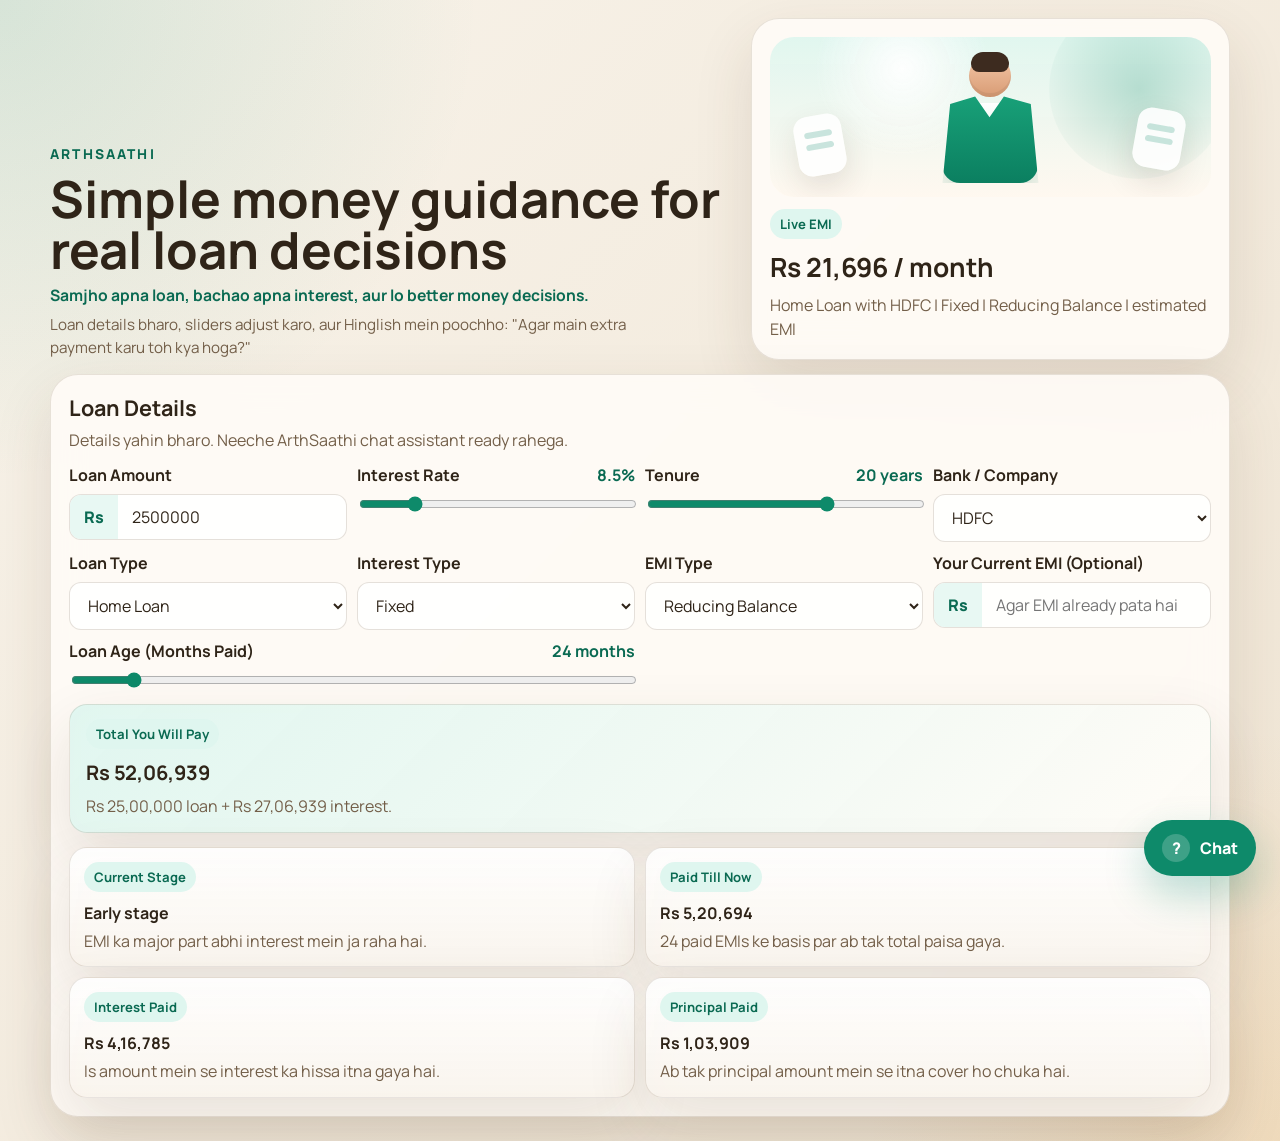
<file: finance/index.html>
<!DOCTYPE html>
<html lang="en">
<head>
  <meta charset="UTF-8">
  <meta name="viewport" content="width=device-width, initial-scale=1.0">
  <title>ArthSaathi - Financial Chatbot Prototype</title>
  <link rel="preconnect" href="https://fonts.googleapis.com">
  <link rel="preconnect" href="https://fonts.gstatic.com" crossorigin>
  <link href="https://fonts.googleapis.com/css2?family=Manrope:wght@400;500;600;700;800&display=swap" rel="stylesheet">
  <link rel="stylesheet" href="style.css">
</head>
<body>
  <div class="page-shell">
    <header class="hero">
      <div>
        <p class="eyebrow">ArthSaathi</p>
        <h1>Simple money guidance for real loan decisions</h1>
        <p class="tagline">Samjho apna loan, bachao apna interest, aur lo better money decisions.</p>
        <p class="hero-copy">
          Loan details bharo, sliders adjust karo, aur Hinglish mein poochho:
          "Agar main extra payment karu toh kya hoga?"
        </p>
      </div>
      <div class="hero-card">
        <div class="advisor-visual" aria-hidden="true">
          <div class="advisor-orb"></div>
          <div class="advisor-person">
            <div class="advisor-head"></div>
            <div class="advisor-body">
              <div class="advisor-shirt"></div>
              <div class="advisor-coat"></div>
            </div>
          </div>
          <div class="advisor-card advisor-card-one"></div>
          <div class="advisor-card advisor-card-two"></div>
        </div>
        <span class="hero-label">Live EMI</span>
        <strong id="emiValue">Rs 0 / month</strong>
        <p id="emiSubtext">Loan inputs bharte hi yahan estimate dikh jayega.</p>
      </div>
    </header>

    <main class="app-grid">
      <section class="panel page-flow">
        <div class="panel-head">
          <h2>Loan Details</h2>
          <p>Details yahin bharo. Neeche ArthSaathi chat assistant ready rahega.</p>
        </div>

        <div class="loan-page-grid">
          <div class="field-group">
            <label for="loanAmount">Loan Amount</label>
            <div class="currency-input">
              <span>Rs</span>
              <input id="loanAmount" type="number" min="10000" step="10000" value="2500000">
            </div>
          </div>

          <div class="field-group">
            <div class="label-row">
              <label for="interestRate">Interest Rate</label>
            <span id="interestRateDisplay">8.5%</span>
            </div>
            <input id="interestRate" type="range" min="5" max="24" step="0.1" value="8.5">
          </div>

          <div class="field-group">
            <div class="label-row">
              <label for="tenureYears">Tenure</label>
              <span id="tenureDisplay">20 years</span>
            </div>
            <input id="tenureYears" type="range" min="1" max="30" step="1" value="20">
          </div>

          <div class="field-group">
            <label for="bankName">Bank / Company</label>
            <select id="bankName">
              <option>HDFC</option>
              <option>SBI</option>
              <option>ICICI</option>
            </select>
          </div>

          <div class="field-group">
            <label for="loanType">Loan Type</label>
            <select id="loanType">
              <option>Home Loan</option>
              <option>Personal Loan</option>
              <option>Car Loan</option>
            </select>
          </div>

          <div class="field-group">
            <label for="interestType">Interest Type</label>
            <select id="interestType">
              <option>Fixed</option>
              <option>Floating</option>
            </select>
          </div>

          <div class="field-group">
            <label for="emiType">EMI Type</label>
            <select id="emiType">
              <option>Reducing Balance</option>
              <option>Flat Rate</option>
            </select>
          </div>

          <div class="field-group">
            <label for="currentEmi">Your Current EMI (Optional)</label>
            <div class="currency-input">
              <span>Rs</span>
              <input
                id="currentEmi"
                type="number"
                min="0"
                step="500"
                placeholder="Agar EMI already pata hai to yahan bharo"
              >
            </div>
          </div>

          <div class="field-group loan-age-field">
            <div class="label-row">
              <label for="loanAgeMonths">Loan Age (Months Paid)</label>
              <span id="loanAgeDisplay">24 months</span>
            </div>
            <input id="loanAgeMonths" type="range" min="0" max="240" step="1" value="24">
          </div>
        </div>

        <div class="summary-highlight page-summary">
          <span class="mini-label">Total You Will Pay</span>
          <strong id="totalPayValue">Rs 0</strong>
          <p id="totalPaySubtext">Principal + total interest mila ke.</p>
        </div>

        <div class="insight-grid page-insights">
          <div class="mini-card">
            <span class="mini-label">Current Stage</span>
            <strong id="stageValue">Early stage</strong>
            <p id="stageSubtext">EMI ka zyada hissa interest mein ja raha hai.</p>
          </div>
          <div class="mini-card">
            <span class="mini-label">Paid Till Now</span>
            <strong id="amountPaidValue">Rs 0</strong>
            <p id="amountPaidSubtext">Ab tak total kitna paisa gaya.</p>
          </div>
          <div class="mini-card">
            <span class="mini-label">Interest Paid</span>
            <strong id="interestPaidValue">Rs 0</strong>
            <p id="interestPaidSubtext">Ab tak interest mein kitna gaya.</p>
          </div>
          <div class="mini-card">
            <span class="mini-label">Principal Paid</span>
            <strong id="principalPaidValue">Rs 0</strong>
            <p id="principalPaidSubtext">Ab tak asli loan amount mein se kitna gaya.</p>
          </div>
        </div>
      </section>
    </main>
  </div>

  <button id="chatToggle" class="chat-toggle" type="button" aria-expanded="false" aria-controls="chatPanel">
    <span class="chat-toggle-icon">?</span>
    <span class="chat-toggle-text">Ask ArthSaathi</span>
  </button>

  <section class="panel chat-panel chat-panel-hidden" id="chatPanel">
    <div class="panel-head">
      <h2>Ask ArthSaathi</h2>
      <p>Loan ke baare mein normal language mein poochho. Main neeche se help karunga.</p>
    </div>

    <div id="chatWindow" class="chat-window" aria-live="polite"></div>

    <div class="quick-actions">
      <button class="quick-btn" data-question="Meri EMI kitni banegi aur abhi mera loan stage kya hai?">EMI + stage</button>
      <button class="quick-btn" data-question="Agar main Rs 200000 extra pay karu toh kya hoga?">Rs 2 lakh prepay</button>
      <button class="quick-btn" data-question="Mere EMI mein interest aur principal abhi kaise divide ho raha hai?">Interest split</button>
    </div>

    <div class="chat-input-row">
      <input
        id="chatInput"
        type="text"
        placeholder="Jaise: Agar main 1 lakh prepay karu toh tenure aur interest par kya asar hoga?"
      >
      <button id="sendButton" type="button">Send</button>
    </div>
  </section>

  <script src="config.js"></script>
  <script src="ai.js"></script>
  <script src="script.js"></script>
</body>
</html>
</file>
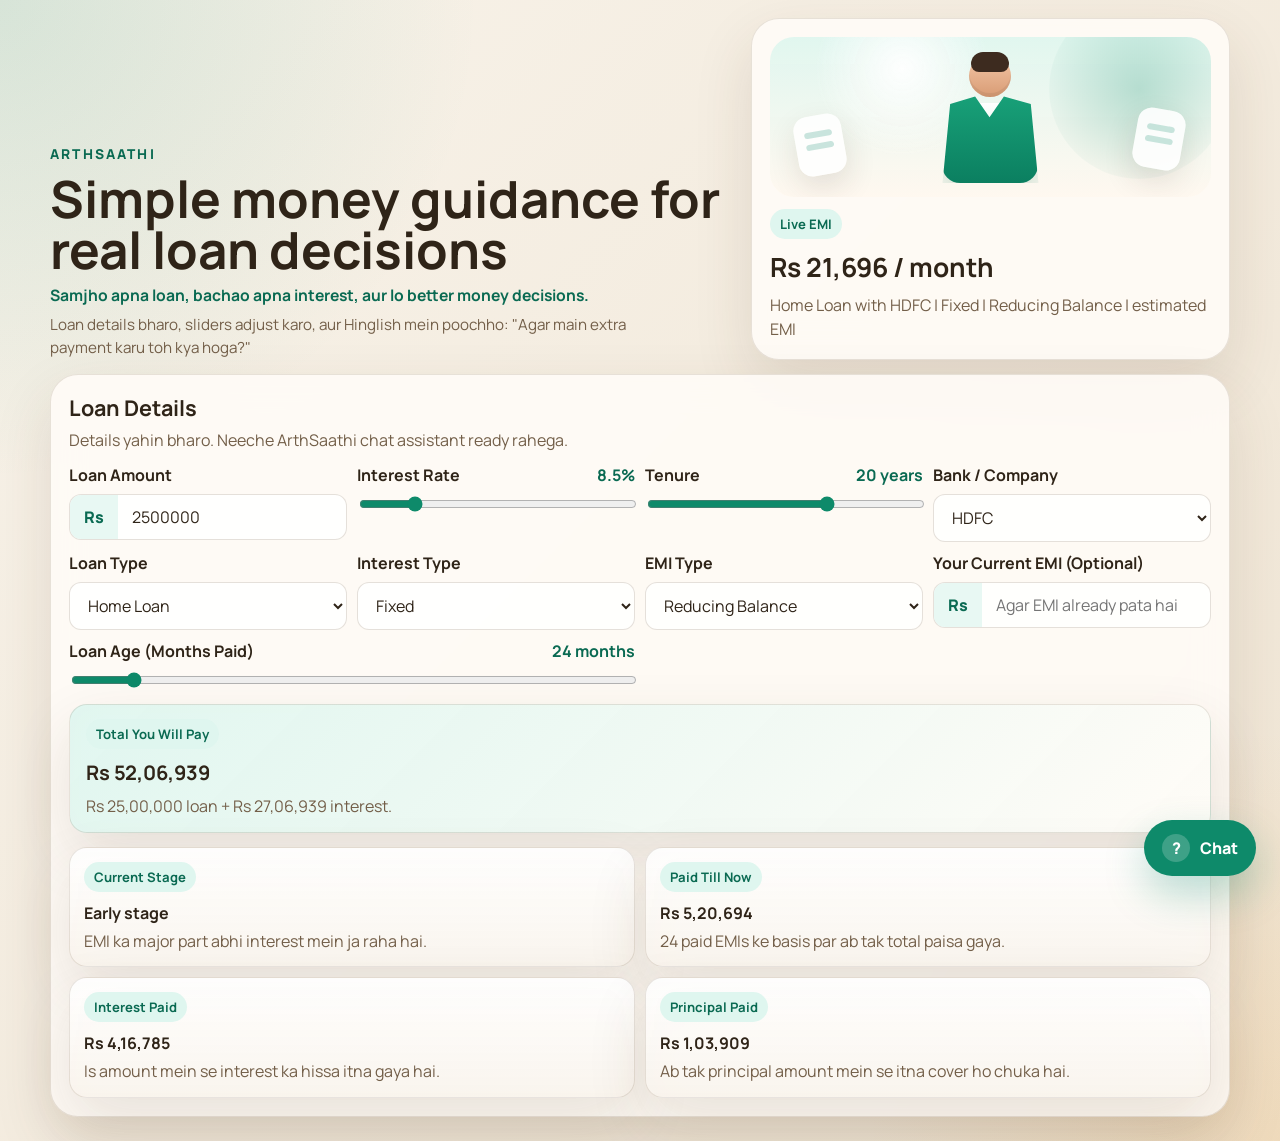
<file: loan analyzer/index.html>
<!DOCTYPE html>
<html lang="en">
<head>
  <meta charset="UTF-8">
  <meta name="viewport" content="width=device-width, initial-scale=1.0">
  <title>ArthSaathi - Financial Chatbot Prototype</title>
  <link rel="preconnect" href="https://fonts.googleapis.com">
  <link rel="preconnect" href="https://fonts.gstatic.com" crossorigin>
  <link href="https://fonts.googleapis.com/css2?family=Manrope:wght@400;500;600;700;800&display=swap" rel="stylesheet">
  <link rel="stylesheet" href="style.css">
</head>
<body>
  <div class="page-shell">
    <header class="hero">
      <div>
        <p class="eyebrow">ArthSaathi</p>
        <h1>Simple money guidance for real loan decisions</h1>
        <p class="tagline">Samjho apna loan, bachao apna interest, aur lo better money decisions.</p>
        <p class="hero-copy">
          Loan details bharo, sliders adjust karo, aur Hinglish mein poochho:
          "Agar main extra payment karu toh kya hoga?"
        </p>
      </div>
      <div class="hero-card">
        <div class="advisor-visual" aria-hidden="true">
          <div class="advisor-orb"></div>
          <div class="advisor-person">
            <div class="advisor-head"></div>
            <div class="advisor-body">
              <div class="advisor-shirt"></div>
              <div class="advisor-coat"></div>
            </div>
            
          </div>
          <div class="advisor-card advisor-card-one"></div>
          <div class="advisor-card advisor-card-two"></div>
        </div>
        <span class="hero-label">Live EMI</span>
        <strong id="emiValue">Rs 0 / month</strong>
        <p id="emiSubtext">Loan inputs bharte hi yahan estimate dikh jayega.</p>
      </div>
    </header>

    <main class="app-grid">
      <section class="panel page-flow">
        <div class="panel-head">
          <h2>Loan Details</h2>
          <p>Details yahin bharo. Neeche ArthSaathi chat assistant ready rahega.</p>
        </div>

        <div class="loan-page-grid">
          <div class="field-group">
            <label for="loanAmount">Loan Amount</label>
            <div class="currency-input">
              <span>Rs</span>
              <input id="loanAmount" type="number" min="10000" step="10000" value="2500000">
            </div>
          </div>

          <div class="field-group">
            <div class="label-row">
              <label for="interestRate">Interest Rate</label>
            <span id="interestRateDisplay">8.5%</span>
            </div>
            <input id="interestRate" type="range" min="5" max="24" step="0.1" value="8.5">
          </div>

          <div class="field-group">
            <div class="label-row">
              <label for="tenureYears">Tenure</label>
              <span id="tenureDisplay">20 years</span>
            </div>
            <input id="tenureYears" type="range" min="1" max="30" step="1" value="20">
          </div>

          <div class="field-group">
            <label for="bankName">Bank / Company</label>
            <select id="bankName">
              <option>HDFC</option>
              <option>SBI</option>
              <option>ICICI</option>
            </select>
          </div>

          <div class="field-group">
            <label for="loanType">Loan Type</label>
            <select id="loanType">
              <option>Home Loan</option>
              <option>Personal Loan</option>
              <option>Car Loan</option>
            </select>
          </div>

          <div class="field-group">
            <label for="interestType">Interest Type</label>
            <select id="interestType">
              <option>Fixed</option>
              <option>Floating</option>
            </select>
          </div>

          <div class="field-group">
            <label for="emiType">EMI Type</label>
            <select id="emiType">
              <option>Reducing Balance</option>
              <option>Flat Rate</option>
            </select>
          </div>

          <div class="field-group">
            <label for="currentEmi">Your Current EMI (Optional)</label>
            <div class="currency-input">
              <span>Rs</span>
              <input
                id="currentEmi"
                type="number"
                min="0"
                step="500"
                placeholder="Agar EMI already pata hai to yahan bharo"
              >
            </div>
          </div>

          <div class="field-group loan-age-field">
            <div class="label-row">
              <label for="loanAgeMonths">Loan Age (Months Paid)</label>
              <span id="loanAgeDisplay">24 months</span>
            </div>
            <input id="loanAgeMonths" type="range" min="0" max="240" step="1" value="24">
          </div>
        </div>

        <div class="summary-highlight page-summary">
          <span class="mini-label">Total You Will Pay</span>
          <strong id="totalPayValue">Rs 0</strong>
          <p id="totalPaySubtext">Principal + total interest mila ke.</p>
        </div>

        <div class="insight-grid page-insights">
          <div class="mini-card">
            <span class="mini-label">Current Stage</span>
            <strong id="stageValue">Early stage</strong>
            <p id="stageSubtext">EMI ka zyada hissa interest mein ja raha hai.</p>
          </div>
          <div class="mini-card">
            <span class="mini-label">Paid Till Now</span>
            <strong id="amountPaidValue">Rs 0</strong>
            <p id="amountPaidSubtext">Ab tak total kitna paisa gaya.</p>
          </div>
          <div class="mini-card">
            <span class="mini-label">Interest Paid</span>
            <strong id="interestPaidValue">Rs 0</strong>
            <p id="interestPaidSubtext">Ab tak interest mein kitna gaya.</p>
          </div>
          <div class="mini-card">
            <span class="mini-label">Principal Paid</span>
            <strong id="principalPaidValue">Rs 0</strong>
            <p id="principalPaidSubtext">Ab tak asli loan amount mein se kitna gaya.</p>
          </div>
        </div>
      </section>
    </main>
  </div>

  <button id="chatToggle" class="chat-toggle" type="button" aria-expanded="false" aria-controls="chatPanel">
    <span class="chat-toggle-icon">?</span>
    <span class="chat-toggle-text">Ask ArthSaathi</span>
  </button>

  <section class="panel chat-panel chat-panel-hidden" id="chatPanel">
    <div class="panel-head">
      <h2>Ask ArthSaathi</h2>
      <p>Loan ke baare mein normal language mein poochho. Main neeche se help karunga.</p>
    </div>

    <div id="chatWindow" class="chat-window" aria-live="polite"></div>

    <div class="quick-actions">
      <button class="quick-btn" data-question="Meri EMI kitni banegi aur abhi mera loan stage kya hai?">EMI + stage</button>
      <button class="quick-btn" data-question="Agar main Rs 200000 extra pay karu toh kya hoga?">Rs 2 lakh prepay</button>
      <button class="quick-btn" data-question="Mere EMI mein interest aur principal abhi kaise divide ho raha hai?">Interest split</button>
    </div>

    <div class="chat-input-row">
      <input
        id="chatInput"
        type="text"
        placeholder="Jaise: Agar main 1 lakh prepay karu toh tenure aur interest par kya asar hoga?"
      >
      <button id="sendButton" type="button">Send</button>
    </div>
  </section>

  <script src="config.js"></script>
  <script src="ai.js"></script>
  <script src="script.js"></script>
</body>
</html>
</file>
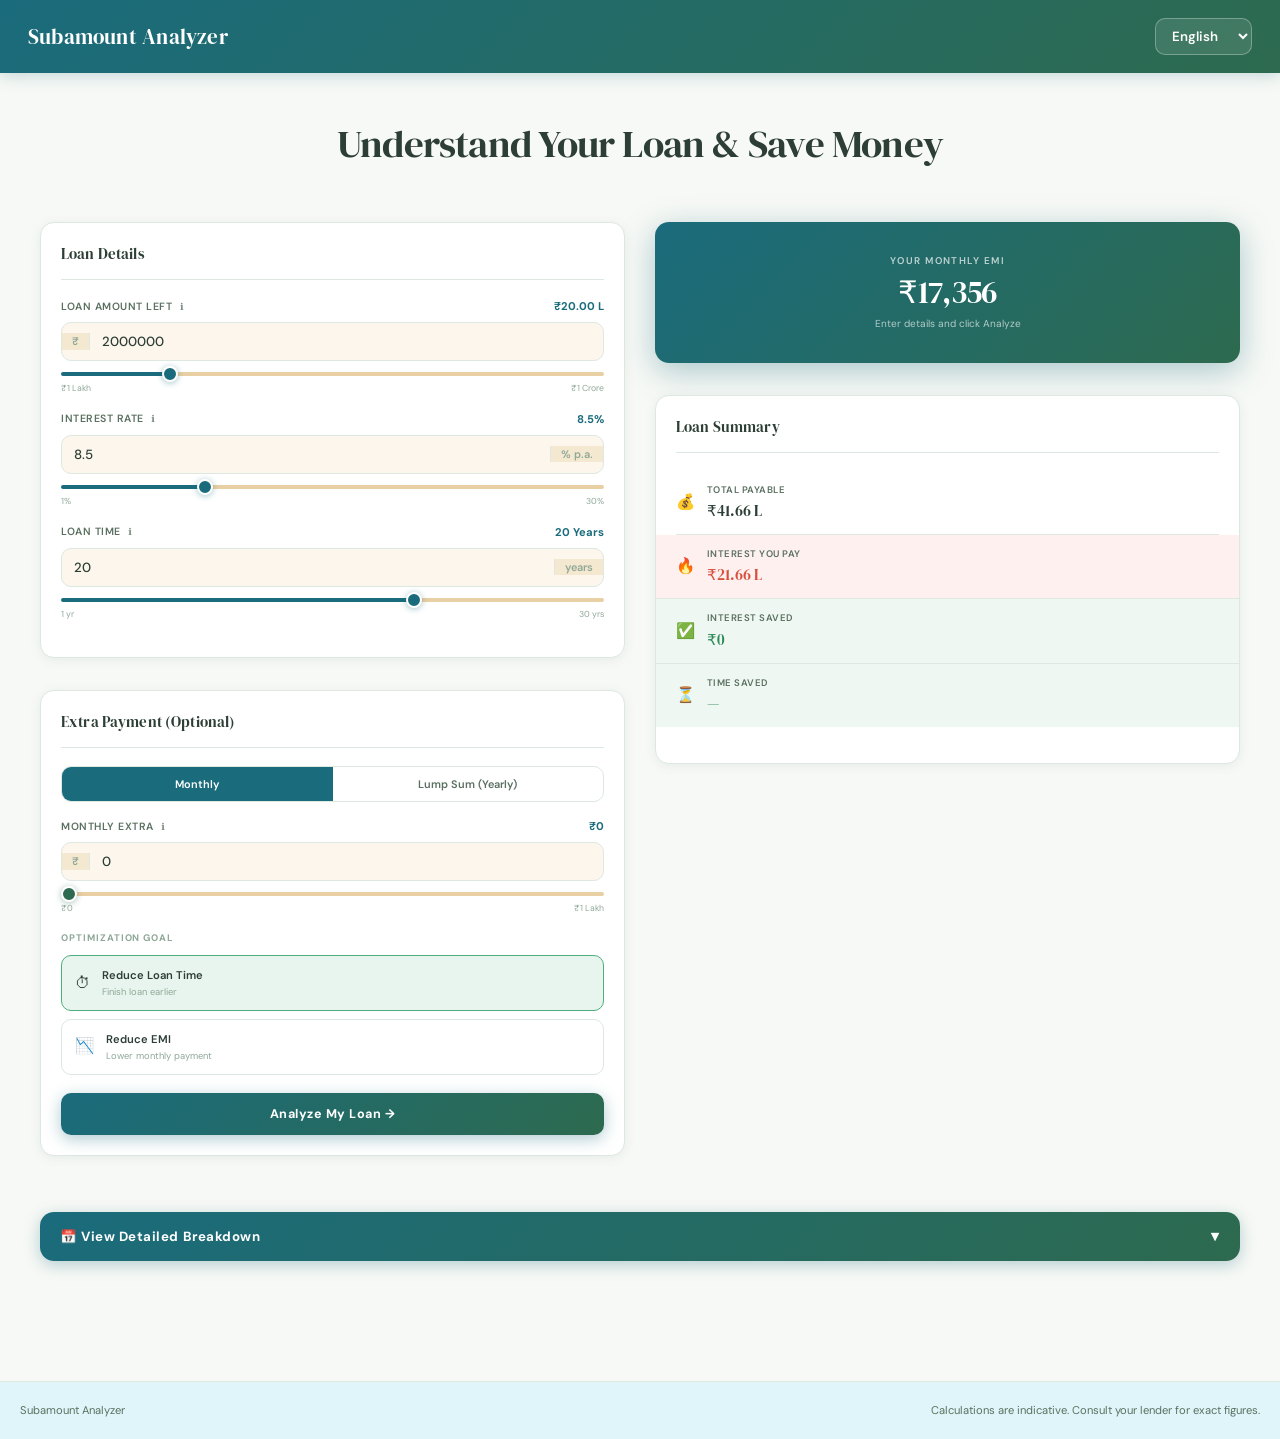
<file: subamount cal/index.html>
<!DOCTYPE html>
<html lang="en">
<head>
  <meta charset="UTF-8" />
  <meta name="viewport" content="width=device-width, initial-scale=1.0" />
  <title>Subamount Analyzer</title>
  <link rel="stylesheet" href="finance.css" />
  <link href="https://fonts.googleapis.com/css2?family=DM+Sans:ital,wght@0,300;0,400;0,500;0,600;0,700;1,400&family=DM+Serif+Display:ital@0;1&display=swap" rel="stylesheet" />
</head>
<body>

  <!-- HEADER -->
  <header class="header">
    <div class="header-inner">
      <div class="brand">
        <div class="brand-text">
          <span class="brand-name" data-i18n="subamountAnalyzer">Subamount Analyzer</span>
        </div>
      </div>
      <div class="header-meta">
        <select id="langToggle" class="lang-selector">
          <option value="en">English</option>
          <option value="hi">Hindi</option>
          <option value="hinglish">Hinglish</option>
        </select>
      </div>
    </div>
  </header>

  <main class="app-shell">

    <!-- HERO SECTION -->
    <section class="hero-section" style="grid-column: 1 / -1; padding: 20px 0;">
      <div class="hero-left" style="width: 100%;">
        <h1 class="hero-title" data-i18n="understandYourLoan">Understand Your Loan & Save Money</h1>
      </div>
    </section>

    <!-- CONTENT GRID -->
    <div class="main-content" style="grid-column: 1 / -1;">
      
      <!-- LEFT: INPUT FORM -->
      <aside class="form-section">
        <div class="card">
          <div class="card-head">
            <h2 class="card-title" data-i18n="loanDetails">Loan Details</h2>
          </div>

          <div class="field-group">
            <label class="lbl">
              <span><span data-i18n="loanAmountLeft">Loan Amount Left</span> <span class="tooltip" title="Total amount borrowed or left to pay" data-i18n-title="loanAmountTooltip">ℹ️</span></span>
              <span class="lbl-val" id="dLoan">₹20,00,000</span>
            </label>
            <div class="input-row">
              <span class="prefix">₹</span>
              <input type="number" id="iLoan" value="2000000" min="10000" max="100000000" />
            </div>
            <input type="range" class="slider" id="rLoan" min="100000" max="10000000" step="50000" value="2000000" />
            <div class="slider-ends"><span>₹1 Lakh</span><span>₹1 Crore</span></div>
          </div>

          <div class="field-group">
            <label class="lbl">
              <span><span data-i18n="interestRate">Interest Rate</span> <span class="tooltip" title="Annual interest rate charged by bank" data-i18n-title="interestTooltip">ℹ️</span></span>
              <span class="lbl-val" id="dRate">8.5%</span>
            </label>
            <div class="input-row">
              <input type="number" id="iRate" value="8.5" min="1" max="30" step="0.1" />
              <span class="suffix">% p.a.</span>
            </div>
            <input type="range" class="slider" id="rRate" min="1" max="30" step="0.1" value="8.5" />
            <div class="slider-ends"><span>1%</span><span>30%</span></div>
          </div>

          <div class="field-group">
            <label class="lbl">
              <span><span data-i18n="loanTime">Loan Time</span> <span class="tooltip" title="Total number of years to repay" data-i18n-title="timeTooltip">ℹ️</span></span>
              <span class="lbl-val" id="dTenure">20 Years</span>
            </label>
            <div class="input-row">
              <input type="number" id="iTenure" value="20" min="1" max="30" />
              <span class="suffix" data-i18n="years">years</span>
            </div>
            <input type="range" class="slider" id="rTenure" min="1" max="30" step="1" value="20" />
            <div class="slider-ends"><span>1 yr</span><span>30 yrs</span></div>
          </div>
        </div>

        <div class="card">
          <div class="card-head">
            <h2 class="card-title" data-i18n="extraPayment">Extra Payment (Optional)</h2>
          </div>

          <div class="toggle-tabs">
            <label class="tab active" id="tabMonthly">
              <input type="radio" name="xt" value="monthly" checked /> <span data-i18n="monthly">Monthly</span>
            </label>
            <label class="tab" id="tabLump">
              <input type="radio" name="xt" value="lump" /> <span data-i18n="lumpSum">Lump Sum (Yearly)</span>
            </label>
          </div>

          <div class="field-group">
            <label class="lbl" id="extraLbl">
              <span><span data-i18n="monthlyExtra">Monthly Extra</span> <span class="tooltip" title="Additional payment you can make" data-i18n-title="extraTooltip">ℹ️</span></span>
              <span class="lbl-val" id="dExtra">₹0</span>
            </label>
            <div class="input-row">
              <span class="prefix">₹</span>
              <input type="number" id="iExtra" value="0" min="0" />
            </div>
            <input type="range" class="slider green" id="rExtra" min="0" max="100000" step="500" value="0" />
            <div class="slider-ends"><span>₹0</span><span>₹1 Lakh</span></div>
          </div>

          <div class="mode-heading" data-i18n="optGoal">Optimization Goal</div>
          <div class="mode-list">
            <label class="mode-item active" id="mTenure">
              <input type="radio" name="mode" value="tenure" checked />
              <span class="mode-ico">⏱</span>
              <div class="mode-body">
                <strong data-i18n="reduceTime">Reduce Loan Time</strong>
                <span data-i18n="finishEarlier">Finish loan earlier</span>
              </div>
            </label>
            <label class="mode-item" id="mEMI">
              <input type="radio" name="mode" value="emi" />
              <span class="mode-ico">📉</span>
              <div class="mode-body">
                <strong data-i18n="reduceEmi">Reduce EMI</strong>
                <span data-i18n="lowerMonthly">Lower monthly payment</span>
              </div>
            </label>
          </div>

          <button class="btn-analyze" id="btnAnalyze" data-i18n="analyzeBtn">Analyze My Loan →</button>
        </div>
      </aside>

      <!-- RIGHT: RESULTS & INSIGHTS -->
      <aside class="results-section">
        
        <div class="emi-hero-card" style="max-width: 100%; margin-bottom: 16px;">
          <div class="emi-label" data-i18n="yourEmi">Your Monthly EMI</div>
          <div class="emi-amount" id="emiNum">₹—</div>
          <div class="emi-note" id="emiTip">Enter details and click Analyze</div>
        </div>

        <div class="card">
          <div class="card-head">
            <h2 class="card-title" data-i18n="loanSummary">Loan Summary</h2>
          </div>
          <div class="metric-list">
            <div class="metric-item">
              <span class="met-icon">💰</span>
              <div class="met-body">
                <div class="met-lbl" data-i18n="totalPayable">Total Payable</div>
                <div class="met-val" id="mTotal">—</div>
              </div>
            </div>
            <div class="metric-item red-item">
              <span class="met-icon">🔥</span>
              <div class="met-body">
                <div class="met-lbl" data-i18n="interestYouPay">Interest You Pay</div>
                <div class="met-val red-val" id="mInt">—</div>
              </div>
            </div>
            <div class="metric-item green-item">
              <span class="met-icon">✅</span>
              <div class="met-body">
                <div class="met-lbl" data-i18n="interestSaved">Interest Saved</div>
                <div class="met-val green-val" id="mSaved">—</div>
              </div>
            </div>
            <div class="metric-item green-item">
              <span class="met-icon">⏳</span>
              <div class="met-body">
                <div class="met-lbl" data-i18n="timeSaved">Time Saved</div>
                <div class="met-val green-val" id="mTime">—</div>
              </div>
            </div>
          </div>
        </div>

      </aside>
    </div>

    <!-- YEARLY SCHEDULE SECTION -->
    <section class="schedule-section" style="grid-column: 1 / -1;">
      
      <button class="btn-view-more" id="btnViewMore">
        <span data-i18n="viewDetails">📅 View Detailed Breakdown</span>
        <span class="arrow">▼</span>
      </button>
      
      <!-- REMOVED THE "hidden" CLASS SO IT TOGGLES PROPERLY -->
      <div class="schedule-content" id="scheduleContent" style="display:none;">
        <div class="card">
          <div class="card-head">
            <h2 class="card-title" data-i18n="yearlySchedule">Yearly Loan Schedule</h2>
          </div>
          <div class="tbl-wrap">
            <table class="amort-tbl">
              <thead>
                <tr>
                  <th data-i18n="year">Year</th>
                  <th data-i18n="totalPaid">Total Paid</th>
                  <th data-i18n="interestPaid">Interest Paid</th>
                  <th data-i18n="principalPaid">Principal Paid</th>
                  <th data-i18n="remainingLoan">Remaining Loan</th>
                </tr>
              </thead>
              <tbody id="amortBody">
                <tr><td colspan="5" class="tbl-empty">—</td></tr>
              </tbody>
            </table>
          </div>
        </div>
      </div>

    </section>

  </main>

  <footer class="footer">
    <div class="footer-inner">
      <span data-i18n="subamountAnalyzer">Subamount Analyzer</span>
      <span data-i18n="footerNote">Calculations are indicative. Consult your lender for exact figures.</span>
    </div>
  </footer>

  <script src="finance.js"></script>
</body>
</html>
</file>
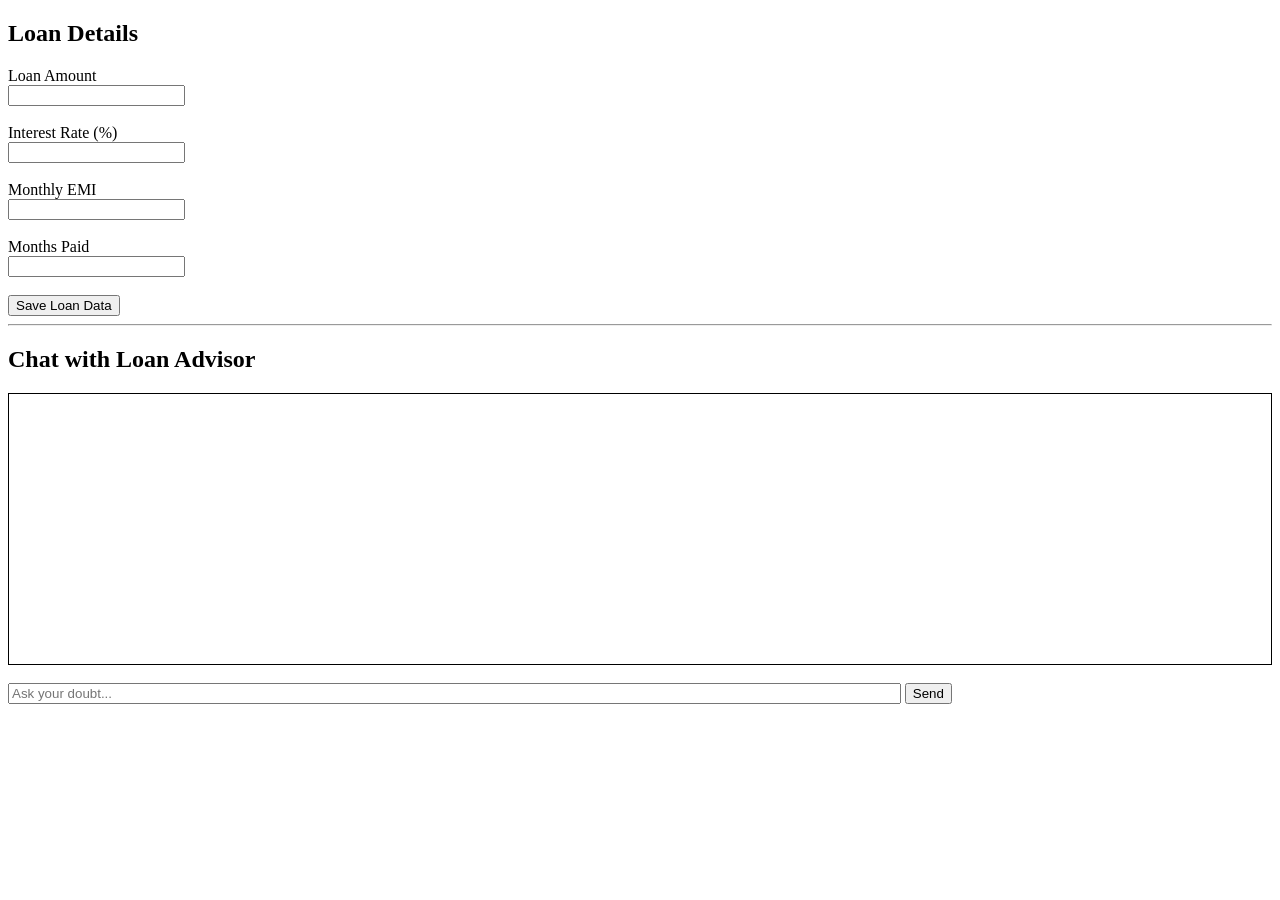
<file: finance/try.html>
<!DOCTYPE html>

<html>
<head>
<meta charset="UTF-8">
<title>Loan AI Advisor</title>
</head>

<body>

<h2>Loan Details</h2>

Loan Amount<br> <input id="loanAmount"><br><br>

Interest Rate (%)<br> <input id="rate"><br><br>

Monthly EMI<br> <input id="emi"><br><br>

Months Paid<br> <input id="monthsPaid"><br><br>

<button onclick="saveLoan()">Save Loan Data</button>

<hr>

<h2>Chat with Loan Advisor</h2>

<div id="chatBox" style="border:1px solid black;height:250px;overflow:auto;padding:10px"></div>

<br>

<input id="userMsg" placeholder="Ask your doubt..." style="width:70%">
<button onclick="sendMsg()">Send</button>

<script>

const API_KEY = "BOhQWdeZNiPLgGdSu7Y1VvVeiqyGHfNR";

let loanData = "";

function saveLoan(){

let loan = document.getElementById("loanAmount").value;
let rate = document.getElementById("rate").value;
let emi = document.getElementById("emi").value;
let paid = document.getElementById("monthsPaid").value;

loanData =
"Loan Amount: " + loan +
", Interest Rate: " + rate +
"%, EMI: " + emi +
", Months Paid: " + paid;

alert("Loan data saved. Now ask questions below.");
}

function sendMsg(){

let userText = document.getElementById("userMsg").value;

if(!loanData){
alert("Please save loan data first");
return;
}

// Show user message
document.getElementById("chatBox").innerHTML +=
"<b>You:</b> " + userText + "<br>";

document.getElementById("chatBox").innerHTML +=
"<b>Advisor:</b> Finding your answer...<br><br>";

// Create smart prompt
let prompt =
"You are a smart loan advisor. " +
"Use this loan data: " + loanData + ". " +
"Answer in very simple language. " +
"Give practical advice like what is better financially. " +
"If user talks about extra payment, compare options clearly. " +
"Question: " + userText;

// API call
fetch("https://api.mistral.ai/v1/chat/completions",{
method:"POST",
headers:{
"Content-Type":"application/json",
"Authorization":"Bearer " + API_KEY
},
body:JSON.stringify({
model:"mistral-small-2603",
messages:[
{
role:"system",
content:"You are a smart loan advisor. Explain in simple language and give practical financial guidance."
},
{
role:"user",
content:prompt
}
]
})
})
.then(function(response){
if(!response.ok){
return response.json().then(function(err){
throw new Error("HTTP " + response.status + ": " + (err.error && err.error.message ? err.error.message : "Request failed"));
});
}
return response.json();
})
.then(function(data){

if(
!data.choices ||
!data.choices[0] ||
!data.choices[0].message ||
!data.choices[0].message.content
){
throw new Error("Mistral response did not contain answer text.");
}

let reply = data.choices[0].message.content;

let chatBox = document.getElementById("chatBox");
chatBox.innerHTML = chatBox.innerHTML.replace(
"<b>Advisor:</b> Finding your answer...<br><br>",
"<b>Advisor:</b> " + reply + "<br><br>"
);


})
.catch(function(error){
let chatBox = document.getElementById("chatBox");
chatBox.innerHTML = chatBox.innerHTML.replace(
"<b>Advisor:</b> Finding your answer...<br><br>",
"<b>Advisor:</b> Sorry, answer nahi aa paaya.<br><small>Actual error: " + error.message + "</small><br><br>"
);
console.log(error);
});

}

</script>

</body>
</html>
</file>
<file: finance/style.css>
:root {
  --bg: #f4efe5;
  --panel: rgba(255, 252, 247, 0.88);
  --panel-border: rgba(113, 90, 61, 0.16);
  --text: #2f2418;
  --muted: #735f49;
  --accent: #0e8a6a;
  --accent-dark: #0a6a52;
  --accent-soft: #dff6ef;
  --shadow: 0 24px 60px rgba(71, 49, 23, 0.12);
  --radius-lg: 28px;
  --radius-md: 18px;
  --radius-sm: 12px;
}

* {
  box-sizing: border-box;
}

body {
  margin: 0;
  min-height: 100vh;
  font-family: "Manrope", sans-serif;
  color: var(--text);
  background:
    radial-gradient(circle at top left, rgba(14, 138, 106, 0.14), transparent 28%),
    radial-gradient(circle at bottom right, rgba(236, 171, 78, 0.18), transparent 24%),
    linear-gradient(135deg, #f8f3ea 0%, #efe4d3 100%);
}

.page-shell {
  width: min(1180px, calc(100% - 32px));
  margin: 18px auto 24px;
}

.hero {
  display: flex;
  justify-content: space-between;
  gap: 18px;
  align-items: end;
  margin-bottom: 14px;
}

.eyebrow {
  margin: 0 0 10px;
  font-size: 0.85rem;
  letter-spacing: 0.16em;
  text-transform: uppercase;
  color: var(--accent-dark);
  font-weight: 800;
}

.hero h1 {
  margin: 0;
  max-width: 720px;
  font-size: clamp(2rem, 4vw, 3.8rem);
  line-height: 0.98;
}

.hero-copy {
  margin: 8px 0 0;
  max-width: 640px;
  color: var(--muted);
  font-size: 0.95rem;
  line-height: 1.5;
}

.tagline {
  margin: 10px 0 0;
  max-width: 620px;
  color: var(--accent-dark);
  font-size: 0.98rem;
  font-weight: 700;
  line-height: 1.45;
}

.hero-card,
.panel,
.info-card,
.mini-card,
.summary-highlight {
  backdrop-filter: blur(16px);
  background: var(--panel);
  border: 1px solid var(--panel-border);
  box-shadow: var(--shadow);
}

.hero-card {
  min-width: 260px;
  padding: 18px;
  border-radius: var(--radius-lg);
}

.advisor-visual {
  position: relative;
  height: 160px;
  margin-bottom: 12px;
  border-radius: 24px;
  background:
    radial-gradient(circle at 30% 20%, rgba(255, 255, 255, 0.95), transparent 26%),
    linear-gradient(180deg, rgba(223, 246, 239, 0.95), rgba(255, 248, 239, 0.96));
  overflow: hidden;
}

.advisor-orb {
  position: absolute;
  width: 180px;
  height: 180px;
  right: -18px;
  top: -38px;
  border-radius: 999px;
  background: radial-gradient(circle, rgba(14, 138, 106, 0.24), rgba(14, 138, 106, 0.04) 70%, transparent 72%);
}

.advisor-person {
  position: absolute;
  left: 50%;
  bottom: 14px;
  transform: translateX(-50%);
  width: 110px;
  height: 128px;
}

.advisor-head {
  position: absolute;
  top: 0;
  left: 50%;
  width: 42px;
  height: 42px;
  transform: translateX(-50%);
  border-radius: 999px;
  background: linear-gradient(180deg, #f4c8a8, #d89b74);
  box-shadow: inset 0 -4px 0 rgba(0, 0, 0, 0.06);
}

.advisor-head::before {
  content: "";
  position: absolute;
  top: -3px;
  left: 2px;
  width: 38px;
  height: 20px;
  border-radius: 18px 18px 12px 12px;
  background: #3d2b1f;
}

.advisor-body {
  position: absolute;
  left: 50%;
  bottom: 0;
  width: 96px;
  height: 94px;
  transform: translateX(-50%);
}

.advisor-shirt {
  position: absolute;
  left: 50%;
  top: 14px;
  width: 44px;
  height: 72px;
  transform: translateX(-50%);
  border-radius: 14px;
  background: linear-gradient(180deg, #ffffff, #dcecdf);
}

.advisor-coat {
  position: absolute;
  inset: 0;
  border-radius: 28px 28px 18px 18px;
  background: linear-gradient(180deg, #19a37a, #0b7f60);
  clip-path: polygon(8% 16%, 34% 8%, 49% 30%, 64% 8%, 92% 16%, 100% 100%, 0 100%);
  box-shadow: 0 12px 24px rgba(11, 127, 96, 0.18);
}

.advisor-card {
  position: absolute;
  width: 48px;
  height: 60px;
  border-radius: 14px;
  background: rgba(255, 255, 255, 0.9);
  box-shadow: 0 12px 30px rgba(61, 43, 31, 0.12);
}

.advisor-card::before,
.advisor-card::after {
  content: "";
  position: absolute;
  left: 10px;
  right: 10px;
  height: 6px;
  border-radius: 999px;
  background: rgba(14, 138, 106, 0.22);
}

.advisor-card::before {
  top: 16px;
}

.advisor-card::after {
  top: 28px;
}

.advisor-card-one {
  left: 26px;
  bottom: 22px;
  transform: rotate(-10deg);
}

.advisor-card-two {
  right: 28px;
  bottom: 28px;
  transform: rotate(10deg);
}

.hero-label,
.mini-label {
  display: inline-block;
  padding: 6px 10px;
  border-radius: 999px;
  background: var(--accent-soft);
  color: var(--accent-dark);
  font-size: 0.82rem;
  font-weight: 700;
}

.hero-card strong {
  display: block;
  margin-top: 10px;
  font-size: 1.65rem;
}

.hero-card p {
  margin: 8px 0 0;
  color: var(--muted);
  line-height: 1.5;
}

.app-grid {
  display: block;
}

.panel {
  border-radius: var(--radius-lg);
  padding: 18px;
}

.panel-head h2 {
  margin: 0;
  font-size: 1.35rem;
}

.panel-head p {
  margin: 6px 0 0;
  color: var(--muted);
  line-height: 1.5;
}

.input-panel {
  display: flex;
  flex-direction: column;
  gap: 12px;
}

.page-flow {
  display: flex;
  flex-direction: column;
  gap: 12px;
}

.loan-page-grid {
  display: grid;
  grid-template-columns: repeat(4, minmax(0, 1fr));
  gap: 10px;
}

.loan-age-field {
  grid-column: span 2;
}

.field-group {
  display: flex;
  flex-direction: column;
  gap: 8px;
}

.field-grid,
.insight-grid {
  display: grid;
  grid-template-columns: 1fr 1fr;
  gap: 10px;
}

.compact-grid {
  align-items: end;
}

label {
  font-weight: 700;
}

.label-row {
  display: flex;
  justify-content: space-between;
  gap: 12px;
  align-items: center;
}

.label-row span {
  font-weight: 700;
  color: var(--accent-dark);
}

input[type="number"],
input[type="text"],
select {
  width: 100%;
  border: 1px solid rgba(113, 90, 61, 0.18);
  background: rgba(255, 255, 255, 0.78);
  border-radius: var(--radius-sm);
  padding: 11px 14px;
  font: inherit;
  color: var(--text);
}

input:focus,
select:focus,
button:focus {
  outline: 2px solid rgba(14, 138, 106, 0.22);
  outline-offset: 2px;
}

.currency-input {
  display: grid;
  grid-template-columns: 48px 1fr;
  border: 1px solid rgba(113, 90, 61, 0.18);
  border-radius: var(--radius-sm);
  overflow: hidden;
  background: rgba(255, 255, 255, 0.78);
}

.currency-input span {
  display: grid;
  place-items: center;
  font-weight: 800;
  color: var(--accent-dark);
  background: rgba(223, 246, 239, 0.7);
}

.currency-input input {
  border: 0;
  background: transparent;
}

input[type="range"] {
  width: 100%;
  accent-color: var(--accent);
}

.mini-card {
  padding: 14px;
  border-radius: var(--radius-md);
  background: linear-gradient(180deg, rgba(255, 255, 255, 0.9), rgba(249, 244, 237, 0.96));
}

.summary-highlight {
  padding: 14px 16px;
  border-radius: var(--radius-md);
  background: linear-gradient(135deg, rgba(223, 246, 239, 0.95), rgba(255, 252, 247, 0.98));
}

.compact-highlight {
  min-height: 100%;
}

.page-summary {
  margin-top: 2px;
}

.page-insights {
  margin-top: 2px;
}

.summary-highlight strong {
  display: block;
  margin-top: 10px;
  font-size: 1.25rem;
}

.summary-highlight p {
  margin: 8px 0 0;
  color: var(--muted);
  line-height: 1.5;
}

.mini-card strong {
  display: block;
  margin-top: 10px;
  font-size: 1rem;
}

.mini-card p {
  margin: 6px 0 0;
  color: var(--muted);
  line-height: 1.4;
}

.info-card {
  padding: 14px 16px;
  border-radius: var(--radius-md);
  background: linear-gradient(180deg, rgba(223, 246, 239, 0.9), rgba(255, 252, 247, 0.95));
}

.info-card h3 {
  margin: 0 0 10px;
}

.info-card ul {
  margin: 0;
  padding-left: 18px;
  color: var(--muted);
  line-height: 1.45;
  font-size: 0.94rem;
}

.chat-panel {
  display: flex;
  flex-direction: column;
  gap: 16px;
}

.chat-toggle {
  position: fixed;
  right: 24px;
  bottom: 24px;
  z-index: 30;
  display: inline-flex;
  align-items: center;
  gap: 10px;
  border: 0;
  border-radius: 999px;
  padding: 14px 18px;
  background: var(--accent);
  color: #fff;
  box-shadow: 0 18px 40px rgba(14, 138, 106, 0.28);
  cursor: pointer;
  font: inherit;
  font-weight: 800;
}

.chat-toggle-icon {
  display: inline-grid;
  place-items: center;
  width: 28px;
  height: 28px;
  border-radius: 999px;
  background: rgba(255, 255, 255, 0.2);
}

.chat-panel-hidden {
  display: none;
}

.chat-panel-floating {
  position: fixed;
  left: 50%;
  transform: translateX(-50%);
  right: auto;
  bottom: 88px;
  width: min(1100px, calc(100vw - 24px));
  z-index: 25;
  max-height: min(72vh, 760px);
}

.chat-window {
  min-height: 260px;
  max-height: 320px;
  overflow-y: auto;
  padding: 18px;
  border-radius: var(--radius-md);
  background:
    linear-gradient(180deg, rgba(255, 255, 255, 0.72), rgba(255, 249, 241, 0.95)),
    repeating-linear-gradient(
      180deg,
      rgba(14, 138, 106, 0.03),
      rgba(14, 138, 106, 0.03) 26px,
      transparent 26px,
      transparent 52px
    );
  border: 1px solid rgba(113, 90, 61, 0.14);
}

.message {
  max-width: 82%;
  padding: 14px 15px;
  border-radius: 18px;
  margin-bottom: 12px;
  line-height: 1.6;
  white-space: pre-line;
}

.message.user {
  margin-left: auto;
  background: #2f2418;
  color: #fff9f0;
  border-bottom-right-radius: 6px;
}

.message.bot {
  background: #ffffff;
  border: 1px solid rgba(113, 90, 61, 0.12);
  border-bottom-left-radius: 6px;
}

.message.loading {
  display: inline-flex;
  align-items: center;
  gap: 10px;
}

.typing-dots {
  display: inline-flex;
  gap: 6px;
  align-items: center;
}

.typing-dots span {
  width: 8px;
  height: 8px;
  border-radius: 999px;
  background: var(--accent);
  animation: pulseDots 1s infinite ease-in-out;
}

.typing-dots span:nth-child(2) {
  animation-delay: 0.15s;
}

.typing-dots span:nth-child(3) {
  animation-delay: 0.3s;
}

.error-text {
  display: block;
  margin-top: 10px;
  padding: 10px 12px;
  border-radius: 12px;
  background: #fff0ee;
  color: #a33f2f;
  font-size: 0.92rem;
  line-height: 1.5;
  border: 1px solid rgba(163, 63, 47, 0.16);
}

@keyframes pulseDots {
  0%,
  80%,
  100% {
    transform: scale(0.7);
    opacity: 0.55;
  }

  40% {
    transform: scale(1);
    opacity: 1;
  }
}

.quick-actions {
  display: flex;
  flex-wrap: wrap;
  gap: 10px;
}

.quick-btn,
#sendButton {
  border: 0;
  border-radius: 999px;
  font: inherit;
  font-weight: 700;
  cursor: pointer;
  transition: transform 180ms ease, background 180ms ease, opacity 180ms ease;
}

.quick-btn {
  padding: 10px 14px;
  background: rgba(223, 246, 239, 0.9);
  color: var(--accent-dark);
}

#sendButton {
  padding: 0 22px;
  background: var(--accent);
  color: white;
}

.quick-btn:hover,
#sendButton:hover {
  transform: translateY(-1px);
}

.chat-input-row {
  display: grid;
  grid-template-columns: 1fr auto;
  gap: 12px;
}

@media (max-width: 920px) {
  .hero {
    flex-direction: column;
    align-items: stretch;
  }

  .loan-page-grid {
    grid-template-columns: 1fr 1fr;
  }
}

@media (max-width: 620px) {
  .page-shell {
    width: min(100% - 18px, 100%);
    margin: 14px auto 20px;
  }

  .panel,
  .hero-card {
    padding: 18px;
  }

  .field-grid,
  .loan-page-grid,
  .insight-grid,
  .chat-input-row {
    grid-template-columns: 1fr;
  }

  .loan-age-field {
    grid-column: auto;
  }

  #sendButton {
    min-height: 48px;
  }

  .chat-window {
    min-height: 360px;
    max-height: 360px;
  }

  .chat-toggle {
    right: 16px;
    bottom: 16px;
  }

  .chat-panel-floating {
    left: 12px;
    transform: none;
    bottom: 82px;
    width: calc(100vw - 24px);
  }
}
</file>
<file: loan analyzer/style.css>
:root {
  --bg: #f4efe5;
  --panel: rgba(255, 252, 247, 0.88);
  --panel-border: rgba(113, 90, 61, 0.16);
  --text: #2f2418;
  --muted: #735f49;
  --accent: #0e8a6a;
  --accent-dark: #0a6a52;
  --accent-soft: #dff6ef;
  --shadow: 0 24px 60px rgba(71, 49, 23, 0.12);
  --radius-lg: 28px;
  --radius-md: 18px;
  --radius-sm: 12px;
}

* {
  box-sizing: border-box;
}

body {
  margin: 0;
  min-height: 100vh;
  font-family: "Manrope", sans-serif;
  color: var(--text);
  background:
    radial-gradient(circle at top left, rgba(14, 138, 106, 0.14), transparent 28%),
    radial-gradient(circle at bottom right, rgba(236, 171, 78, 0.18), transparent 24%),
    linear-gradient(135deg, #f8f3ea 0%, #efe4d3 100%);
}

.page-shell {
  width: min(1180px, calc(100% - 32px));
  margin: 18px auto 24px;
}

.hero {
  display: flex;
  justify-content: space-between;
  gap: 18px;
  align-items: end;
  margin-bottom: 14px;
}

.eyebrow {
  margin: 0 0 10px;
  font-size: 0.85rem;
  letter-spacing: 0.16em;
  text-transform: uppercase;
  color: var(--accent-dark);
  font-weight: 800;
}

.hero h1 {
  margin: 0;
  max-width: 720px;
  font-size: clamp(2rem, 4vw, 3.8rem);
  line-height: 0.98;
}

.hero-copy {
  margin: 8px 0 0;
  max-width: 640px;
  color: var(--muted);
  font-size: 0.95rem;
  line-height: 1.5;
}

.tagline {
  margin: 10px 0 0;
  max-width: 620px;
  color: var(--accent-dark);
  font-size: 0.98rem;
  font-weight: 700;
  line-height: 1.45;
}

.hero-card,
.panel,
.info-card,
.mini-card,
.summary-highlight {
  backdrop-filter: blur(16px);
  background: var(--panel);
  border: 1px solid var(--panel-border);
  box-shadow: var(--shadow);
}

.hero-card {
  min-width: 260px;
  padding: 18px;
  border-radius: var(--radius-lg);
}

.advisor-visual {
  position: relative;
  height: 160px;
  margin-bottom: 12px;
  border-radius: 24px;
  background:
    radial-gradient(circle at 30% 20%, rgba(255, 255, 255, 0.95), transparent 26%),
    linear-gradient(180deg, rgba(223, 246, 239, 0.95), rgba(255, 248, 239, 0.96));
  overflow: hidden;
}

.advisor-orb {
  position: absolute;
  width: 180px;
  height: 180px;
  right: -18px;
  top: -38px;
  border-radius: 999px;
  background: radial-gradient(circle, rgba(14, 138, 106, 0.24), rgba(14, 138, 106, 0.04) 70%, transparent 72%);
}

.advisor-person {
  position: absolute;
  left: 50%;
  bottom: 14px;
  transform: translateX(-50%);
  width: 110px;
  height: 128px;
}

.advisor-head {
  position: absolute;
  top: 0;
  left: 50%;
  width: 42px;
  height: 42px;
  transform: translateX(-50%);
  border-radius: 999px;
  background: linear-gradient(180deg, #f4c8a8, #d89b74);
  box-shadow: inset 0 -4px 0 rgba(0, 0, 0, 0.06);
}

.advisor-head::before {
  content: "";
  position: absolute;
  top: -3px;
  left: 2px;
  width: 38px;
  height: 20px;
  border-radius: 18px 18px 12px 12px;
  background: #3d2b1f;
}

.advisor-body {
  position: absolute;
  left: 50%;
  bottom: 0;
  width: 96px;
  height: 94px;
  transform: translateX(-50%);
}

.advisor-shirt {
  position: absolute;
  left: 50%;
  top: 14px;
  width: 44px;
  height: 72px;
  transform: translateX(-50%);
  border-radius: 14px;
  background: linear-gradient(180deg, #ffffff, #dcecdf);
}

.advisor-coat {
  position: absolute;
  inset: 0;
  border-radius: 28px 28px 18px 18px;
  background: linear-gradient(180deg, #19a37a, #0b7f60);
  clip-path: polygon(8% 16%, 34% 8%, 49% 30%, 64% 8%, 92% 16%, 100% 100%, 0 100%);
  box-shadow: 0 12px 24px rgba(11, 127, 96, 0.18);
}

.advisor-card {
  position: absolute;
  width: 48px;
  height: 60px;
  border-radius: 14px;
  background: rgba(255, 255, 255, 0.9);
  box-shadow: 0 12px 30px rgba(61, 43, 31, 0.12);
}

.advisor-card::before,
.advisor-card::after {
  content: "";
  position: absolute;
  left: 10px;
  right: 10px;
  height: 6px;
  border-radius: 999px;
  background: rgba(14, 138, 106, 0.22);
}

.advisor-card::before {
  top: 16px;
}

.advisor-card::after {
  top: 28px;
}

.advisor-card-one {
  left: 26px;
  bottom: 22px;
  transform: rotate(-10deg);
}

.advisor-card-two {
  right: 28px;
  bottom: 28px;
  transform: rotate(10deg);
}

.hero-label,
.mini-label {
  display: inline-block;
  padding: 6px 10px;
  border-radius: 999px;
  background: var(--accent-soft);
  color: var(--accent-dark);
  font-size: 0.82rem;
  font-weight: 700;
}

.hero-card strong {
  display: block;
  margin-top: 10px;
  font-size: 1.65rem;
}

.hero-card p {
  margin: 8px 0 0;
  color: var(--muted);
  line-height: 1.5;
}

.app-grid {
  display: block;
}

.panel {
  border-radius: var(--radius-lg);
  padding: 18px;
}

.panel-head h2 {
  margin: 0;
  font-size: 1.35rem;
}

.panel-head p {
  margin: 6px 0 0;
  color: var(--muted);
  line-height: 1.5;
}

.input-panel {
  display: flex;
  flex-direction: column;
  gap: 12px;
}

.page-flow {
  display: flex;
  flex-direction: column;
  gap: 12px;
}

.loan-page-grid {
  display: grid;
  grid-template-columns: repeat(4, minmax(0, 1fr));
  gap: 10px;
}

.loan-age-field {
  grid-column: span 2;
}

.field-group {
  display: flex;
  flex-direction: column;
  gap: 8px;
}

.field-grid,
.insight-grid {
  display: grid;
  grid-template-columns: 1fr 1fr;
  gap: 10px;
}

.compact-grid {
  align-items: end;
}

label {
  font-weight: 700;
}

.label-row {
  display: flex;
  justify-content: space-between;
  gap: 12px;
  align-items: center;
}

.label-row span {
  font-weight: 700;
  color: var(--accent-dark);
}

input[type="number"],
input[type="text"],
select {
  width: 100%;
  border: 1px solid rgba(113, 90, 61, 0.18);
  background: rgba(255, 255, 255, 0.78);
  border-radius: var(--radius-sm);
  padding: 11px 14px;
  font: inherit;
  color: var(--text);
}

input:focus,
select:focus,
button:focus {
  outline: 2px solid rgba(14, 138, 106, 0.22);
  outline-offset: 2px;
}

.currency-input {
  display: grid;
  grid-template-columns: 48px 1fr;
  border: 1px solid rgba(113, 90, 61, 0.18);
  border-radius: var(--radius-sm);
  overflow: hidden;
  background: rgba(255, 255, 255, 0.78);
}

.currency-input span {
  display: grid;
  place-items: center;
  font-weight: 800;
  color: var(--accent-dark);
  background: rgba(223, 246, 239, 0.7);
}

.currency-input input {
  border: 0;
  background: transparent;
}

input[type="range"] {
  width: 100%;
  accent-color: var(--accent);
}

.mini-card {
  padding: 14px;
  border-radius: var(--radius-md);
  background: linear-gradient(180deg, rgba(255, 255, 255, 0.9), rgba(249, 244, 237, 0.96));
}

.summary-highlight {
  padding: 14px 16px;
  border-radius: var(--radius-md);
  background: linear-gradient(135deg, rgba(223, 246, 239, 0.95), rgba(255, 252, 247, 0.98));
}

.compact-highlight {
  min-height: 100%;
}

.page-summary {
  margin-top: 2px;
}

.page-insights {
  margin-top: 2px;
}

.summary-highlight strong {
  display: block;
  margin-top: 10px;
  font-size: 1.25rem;
}

.summary-highlight p {
  margin: 8px 0 0;
  color: var(--muted);
  line-height: 1.5;
}

.mini-card strong {
  display: block;
  margin-top: 10px;
  font-size: 1rem;
}

.mini-card p {
  margin: 6px 0 0;
  color: var(--muted);
  line-height: 1.4;
}

.info-card {
  padding: 14px 16px;
  border-radius: var(--radius-md);
  background: linear-gradient(180deg, rgba(223, 246, 239, 0.9), rgba(255, 252, 247, 0.95));
}

.info-card h3 {
  margin: 0 0 10px;
}

.info-card ul {
  margin: 0;
  padding-left: 18px;
  color: var(--muted);
  line-height: 1.45;
  font-size: 0.94rem;
}

.chat-panel {
  display: flex;
  flex-direction: column;
  gap: 16px;
}

.chat-toggle {
  position: fixed;
  right: 24px;
  bottom: 24px;
  z-index: 30;
  display: inline-flex;
  align-items: center;
  gap: 10px;
  border: 0;
  border-radius: 999px;
  padding: 14px 18px;
  background: var(--accent);
  color: #fff;
  box-shadow: 0 18px 40px rgba(14, 138, 106, 0.28);
  cursor: pointer;
  font: inherit;
  font-weight: 800;
}

.chat-toggle-icon {
  display: inline-grid;
  place-items: center;
  width: 28px;
  height: 28px;
  border-radius: 999px;
  background: rgba(255, 255, 255, 0.2);
}

.chat-panel-hidden {
  display: none;
}

.chat-panel-floating {
  position: fixed;
  left: 50%;
  transform: translateX(-50%);
  right: auto;
  bottom: 88px;
  width: min(1100px, calc(100vw - 24px));
  z-index: 25;
  max-height: min(72vh, 760px);
}

.chat-window {
  min-height: 260px;
  max-height: 320px;
  overflow-y: auto;
  padding: 18px;
  border-radius: var(--radius-md);
  background:
    linear-gradient(180deg, rgba(255, 255, 255, 0.72), rgba(255, 249, 241, 0.95)),
    repeating-linear-gradient(
      180deg,
      rgba(14, 138, 106, 0.03),
      rgba(14, 138, 106, 0.03) 26px,
      transparent 26px,
      transparent 52px
    );
  border: 1px solid rgba(113, 90, 61, 0.14);
}

.message {
  max-width: 82%;
  padding: 14px 15px;
  border-radius: 18px;
  margin-bottom: 12px;
  line-height: 1.6;
  white-space: pre-line;
}

.message.user {
  margin-left: auto;
  background: #2f2418;
  color: #fff9f0;
  border-bottom-right-radius: 6px;
}

.message.bot {
  background: #ffffff;
  border: 1px solid rgba(113, 90, 61, 0.12);
  border-bottom-left-radius: 6px;
}

.message.loading {
  display: inline-flex;
  align-items: center;
  gap: 10px;
}

.typing-dots {
  display: inline-flex;
  gap: 6px;
  align-items: center;
}

.typing-dots span {
  width: 8px;
  height: 8px;
  border-radius: 999px;
  background: var(--accent);
  animation: pulseDots 1s infinite ease-in-out;
}

.typing-dots span:nth-child(2) {
  animation-delay: 0.15s;
}

.typing-dots span:nth-child(3) {
  animation-delay: 0.3s;
}

.error-text {
  display: block;
  margin-top: 10px;
  padding: 10px 12px;
  border-radius: 12px;
  background: #fff0ee;
  color: #a33f2f;
  font-size: 0.92rem;
  line-height: 1.5;
  border: 1px solid rgba(163, 63, 47, 0.16);
}

@keyframes pulseDots {
  0%,
  80%,
  100% {
    transform: scale(0.7);
    opacity: 0.55;
  }

  40% {
    transform: scale(1);
    opacity: 1;
  }
}

.quick-actions {
  display: flex;
  flex-wrap: wrap;
  gap: 10px;
}

.quick-btn,
#sendButton {
  border: 0;
  border-radius: 999px;
  font: inherit;
  font-weight: 700;
  cursor: pointer;
  transition: transform 180ms ease, background 180ms ease, opacity 180ms ease;
}

.quick-btn {
  padding: 10px 14px;
  background: rgba(223, 246, 239, 0.9);
  color: var(--accent-dark);
}

#sendButton {
  padding: 0 22px;
  background: var(--accent);
  color: white;
}

.quick-btn:hover,
#sendButton:hover {
  transform: translateY(-1px);
}

.chat-input-row {
  display: grid;
  grid-template-columns: 1fr auto;
  gap: 12px;
}

@media (max-width: 920px) {
  .hero {
    flex-direction: column;
    align-items: stretch;
  }

  .loan-page-grid {
    grid-template-columns: 1fr 1fr;
  }
}

@media (max-width: 620px) {
  .page-shell {
    width: min(100% - 18px, 100%);
    margin: 14px auto 20px;
  }

  .panel,
  .hero-card {
    padding: 18px;
  }

  .field-grid,
  .loan-page-grid,
  .insight-grid,
  .chat-input-row {
    grid-template-columns: 1fr;
  }

  .loan-age-field {
    grid-column: auto;
  }

  #sendButton {
    min-height: 48px;
  }

  .chat-window {
    min-height: 360px;
    max-height: 360px;
  }

  .chat-toggle {
    right: 16px;
    bottom: 16px;
  }

  .chat-panel-floating {
    left: 12px;
    transform: none;
    bottom: 82px;
    width: calc(100vw - 24px);
  }
}
</file>
<file: subamount cal/finance.css>
/* =====================================================
   LOANEASE — STYLE.CSS
   Theme: Beach · Green · Light & Natural
   Fonts: DM Sans + DM Serif Display
===================================================== */

/* ── TOKENS ── */
:root {
  /* Beach palette */
  --sand:       #fdf6ec;
  --sand-mid:   #f5e8d0;
  --sand-dark:  #e8cfa4;
  --sand-acc:   #f5a623;

  /* Ocean */
  --ocean-deep: #1a6b7c;
  --ocean-mid:  #2a9db5;
  --ocean-light:#a8dde9;
  --ocean-pale: #e0f5f9;

  /* Green */
  --green-deep: #2d6a4f;
  --green-mid:  #4caf7d;
  --green-light:#a8d5b5;
  --green-pale: #e8f5ee;

  /* Coral/sunset */
  --coral:      #e07b54;
  --coral-light:#fbe8df;
  --coral-pale: #fdf3ef;

  /* Neutral */
  --white:      #ffffff;
  --bg:         #f7f9f6;
  --border:     #dde8e0;
  --border2:    #c8dbd0;
  --txt:        #2c3e35;
  --txt2:       #5a7060;
  --txt3:       #8fa898;

  /* Functional */
  --red:        #d94f3d;
  --red-bg:     #fdf0ee;
  --green:      #2d8a57;
  --green-bg:   #eef7f2;
  --teal:       #1a7a8a;

  /* Spacing / radius */
  --r:          10px;
  --r2:         14px;
  --shadow:     0 2px 12px rgba(44,90,60,.08);
  --shadow2:    0 4px 24px rgba(44,90,60,.12);

  /* Fonts */
  --serif:      'DM Serif Display', Georgia, serif;
  --sans:       'DM Sans', system-ui, sans-serif;
}

/* ── RESET ── */
*, *::before, *::after { box-sizing: border-box; margin: 0; padding: 0; }
html { font-size: 14px; scroll-behavior: smooth; }
body {
  background: var(--bg);
  color: var(--txt);
  font-family: var(--sans);
  font-weight: 400;
  line-height: 1.5;
  min-height: 100vh;
}
input[type=number] { -moz-appearance: textfield; }
input[type=number]::-webkit-outer-spin-button,
input[type=number]::-webkit-inner-spin-button { -webkit-appearance: none; }
::-webkit-scrollbar { width: 5px; height: 5px; }
::-webkit-scrollbar-track { background: transparent; }
::-webkit-scrollbar-thumb { background: var(--border2); border-radius: 10px; }

/* ── ADDITIONAL MODIFICATIONS ── */
.tooltip { cursor: help; opacity: 0.8; font-size: 0.9em; margin-left: 4px; }
.lang-selector {
  padding: 8px 12px;
  border-radius: var(--r);
  border: 1px solid rgba(255,255,255,0.3);
  background: rgba(255,255,255,0.1);
  color: #fff;
  font-family: var(--sans);
  font-weight: 600;
  outline: none;
  cursor: pointer;
}
.lang-selector option {
  color: var(--txt);
  background: #fff;
}

/* ── HEADER ── */
.header {
  background: linear-gradient(135deg, var(--ocean-deep) 0%, var(--green-deep) 100%);
  padding: 0;
  box-shadow: 0 2px 16px rgba(26,107,124,.25);
}
.header-inner {
  max-width: 1700px;
  margin: 0 auto;
  padding: 18px 28px;
  display: flex;
  justify-content: space-between;
  align-items: center;
}
.brand { display: flex; align-items: center; gap: 12px; }
.brand-name {
  font-family: var(--serif);
  font-size: 1.5rem;
  color: #fff;
  display: block;
  letter-spacing: .01em;
}

/* ── LAYOUT ── */
.app-shell {
  max-width: 1700px;
  margin: 0 auto;
  padding: 28px 20px 60px;
}

/* ── CARD ── */
.card {
  background: var(--white);
  border: 1px solid var(--border);
  border-radius: var(--r2);
  padding: 20px;
  margin-bottom: 16px;
  box-shadow: var(--shadow);
  transition: box-shadow .2s ease;
}
.card:hover { box-shadow: var(--shadow2); }
.card-head {
  display: flex;
  align-items: center;
  gap: 10px;
  margin-bottom: 18px;
  padding-bottom: 14px;
  border-bottom: 1px solid var(--border);
}
.card-icon { font-size: 1.15rem; }
.card-title {
  font-family: var(--serif);
  font-size: 1.05rem;
  font-weight: 400;
  color: var(--txt);
  letter-spacing: .01em;
}

/* ── FORM FIELDS ── */
.field-group { margin-bottom: 16px; }
.lbl {
  display: flex;
  justify-content: space-between;
  align-items: center;
  font-size: .75rem;
  font-weight: 600;
  color: var(--txt2);
  margin-bottom: 7px;
  text-transform: uppercase;
  letter-spacing: .05em;
}
.lbl-val {
  font-weight: 700;
  color: var(--ocean-deep);
  font-size: .8rem;
  text-transform: none;
  letter-spacing: 0;
}
.input-row {
  display: flex;
  align-items: center;
  border: 1.5px solid var(--border);
  border-radius: var(--r);
  overflow: hidden;
  background: var(--sand);
  transition: border-color .2s, box-shadow .2s;
}
.input-row:focus-within {
  border-color: var(--ocean-mid);
  box-shadow: 0 0 0 3px rgba(42,157,181,.12);
  background: #fff;
}
.input-row input[type=number] {
  flex: 1;
  border: none;
  outline: none;
  background: transparent;
  font-family: var(--sans);
  font-size: .95rem;
  font-weight: 500;
  color: var(--txt);
  padding: 10px 12px;
  min-width: 0;
}
.prefix, .suffix {
  padding: 0 10px;
  font-size: .78rem;
  font-weight: 600;
  color: var(--txt3);
  background: var(--sand-mid);
  height: 100%;
  display: flex;
  align-items: center;
  white-space: nowrap;
  border-right: 1px solid var(--border);
}
.suffix { border-right: none; border-left: 1px solid var(--border); }

/* ── SLIDER ── */
.slider {
  -webkit-appearance: none;
  width: 100%;
  height: 4px;
  border-radius: 4px;
  background: var(--sand-dark);
  outline: none;
  cursor: pointer;
  margin: 11px 0 5px;
  transition: background .2s;
}
.slider::-webkit-slider-thumb {
  -webkit-appearance: none;
  width: 16px; height: 16px;
  border-radius: 50%;
  background: var(--ocean-deep);
  border: 2px solid #fff;
  box-shadow: 0 1px 6px rgba(26,107,124,.4);
  cursor: pointer;
  transition: transform .15s;
}
.slider::-webkit-slider-thumb:hover { transform: scale(1.25); }
.slider.green::-webkit-slider-thumb { background: var(--green-deep); box-shadow: 0 1px 6px rgba(45,106,79,.4); }
.slider-ends {
  display: flex;
  justify-content: space-between;
  font-size: .62rem;
  color: var(--txt3);
}

/* ── TOGGLE TABS ── */
.toggle-tabs {
  display: flex;
  border: 1.5px solid var(--border);
  border-radius: var(--r);
  overflow: hidden;
  margin-bottom: 16px;
}
.tab {
  flex: 1;
  text-align: center;
  padding: 9px;
  font-size: .78rem;
  font-weight: 600;
  color: var(--txt2);
  cursor: pointer;
  transition: background .2s, color .2s;
  border: none;
  user-select: none;
}
.tab input { display: none; }
.tab.active {
  background: var(--ocean-deep);
  color: #fff;
}
.tab:not(.active):hover { background: var(--green-pale); }

/* ── MODE LIST ── */
.mode-heading {
  font-size: .68rem;
  font-weight: 700;
  text-transform: uppercase;
  letter-spacing: .1em;
  color: var(--txt3);
  margin-bottom: 10px;
}
.mode-list { display: flex; flex-direction: column; gap: 8px; margin-bottom: 18px; }
.mode-item {
  display: flex; align-items: center; gap: 12px;
  padding: 11px 13px;
  border: 1.5px solid var(--border);
  border-radius: var(--r);
  cursor: pointer;
  transition: border-color .2s, background .2s;
  user-select: none;
}
.mode-item input { display: none; }
.mode-item.active {
  border-color: var(--green-mid);
  background: var(--green-pale);
}
.mode-ico { font-size: 1.1rem; flex: none; }
.mode-body strong { display: block; font-size: .8rem; font-weight: 600; color: var(--txt); }
.mode-body span { font-size: .67rem; color: var(--txt3); display: block; margin-top: 1px; }

/* ── ANALYZE BUTTON ── */
.btn-analyze {
  width: 100%;
  padding: 13px;
  background: linear-gradient(135deg, var(--ocean-deep), var(--green-deep));
  border: none;
  border-radius: var(--r);
  color: #fff;
  font-family: var(--sans);
  font-size: .9rem;
  font-weight: 700;
  letter-spacing: .04em;
  cursor: pointer;
  transition: transform .2s, box-shadow .2s, opacity .2s;
  box-shadow: 0 4px 16px rgba(26,107,124,.35);
}
.btn-analyze:hover {
  transform: translateY(-2px);
  box-shadow: 0 8px 24px rgba(26,107,124,.4);
}
.btn-analyze:active { transform: translateY(0); opacity: .9; }

/* HERO SECTION */
.hero-section {
  max-width: 1700px;
  margin: 0 auto;
  padding: 40px 20px 30px;
  display: flex;
  justify-content: center;
  align-items: center;
}

.hero-left h1 {
  font-family: var(--serif);
  font-size: 2.8rem;
  font-weight: 400;
  color: var(--txt);
  line-height: 1.15;
  margin-bottom: 16px;
  letter-spacing: -.02em;
  text-align: center;
}
@media (max-width: 768px) {
  .hero-left h1 {
    font-size: 2rem;
    margin-bottom: 12px;
  }
}

.emi-hero-card {
  background: linear-gradient(135deg, var(--ocean-deep) 0%, var(--green-deep) 100%);
  border-radius: var(--r2);
  padding: 32px 28px;
  width: 100%;
  text-align: center;
  box-shadow: 0 8px 32px rgba(26,107,124,.35);
}

.emi-label {
  font-size: .7rem;
  font-weight: 600;
  letter-spacing: .15em;
  text-transform: uppercase;
  color: rgba(255,255,255,.7);
  margin-bottom: 8px;
}

.emi-amount {
  font-family: var(--serif);
  font-size: 2.2rem;
  color: #fff;
  line-height: 1;
  letter-spacing: -.02em;
  margin-bottom: 8px;
}

.emi-note {
  font-size: .72rem;
  color: rgba(255,255,255,.65);
  line-height: 1.5;
}

/* MAIN CONTENT */
.main-content {
  max-width: 1700px;
  margin: 0 auto;
  padding: 20px;
  display: grid;
  grid-template-columns: 1fr 1fr;
  gap: 30px;
  align-items: start;
}
@media (max-width: 1024px) {
  .main-content {
    grid-template-columns: 1fr;
    gap: 20px;
  }
}

.form-section {
  display: flex;
  flex-direction: column;
  gap: 16px;
}

.results-section {
  display: flex;
  flex-direction: column;
  gap: 16px;
}

/* ── METRICS ── */
.metric-list { display: flex; flex-direction: column; gap: 0; margin-bottom: 16px; }
.metric-item {
  display: flex; align-items: center; gap: 12px;
  padding: 12px 0;
  border-bottom: 1px solid var(--border);
}
.metric-item:last-child { border-bottom: none; }
.metric-item.red-item { background: var(--red-bg); margin: 0 -20px; padding: 12px 20px; }
.metric-item.green-item { background: var(--green-bg); margin: 0 -20px; padding: 12px 20px; }
.met-icon { font-size: 1.1rem; flex: none; }
.met-lbl { font-size: .68rem; font-weight: 600; color: var(--txt2); text-transform: uppercase; letter-spacing: .05em; margin-bottom: 2px; }
.met-val { font-family: var(--serif); font-size: 1.1rem; color: var(--txt); }
.red-val { color: var(--red) !important; }
.green-val { color: var(--green) !important; }

/* SCHEDULE SECTION */
.schedule-section {
  max-width: 1700px;
  margin: 0 auto;
  padding: 20px;
}

.btn-view-more {
  width: 100%;
  max-width: none;
  padding: 16px 20px;
  background: linear-gradient(135deg, var(--ocean-deep), var(--green-deep));
  border: none;
  border-radius: var(--r2);
  color: #fff;
  font-family: var(--sans);
  font-size: .95rem;
  font-weight: 700;
  letter-spacing: .04em;
  cursor: pointer;
  transition: transform .2s, box-shadow .2s, opacity .2s;
  box-shadow: 0 4px 16px rgba(26,107,124,.3);
  display: flex;
  justify-content: space-between;
  align-items: center;
}

.btn-view-more:hover {
  transform: translateY(-2px);
  box-shadow: 0 8px 24px rgba(26,107,124,.4);
}

.btn-view-more:active {
  transform: translateY(0);
  opacity: .95;
}

.btn-view-more .arrow {
  font-size: .8rem;
  transition: transform .3s ease;
}

.btn-view-more.open .arrow {
  transform: rotate(180deg);
}

.schedule-content {
  margin-top: 16px;
  animation: slideDown .3s ease;
}

@keyframes slideDown {
  from { opacity: 0; transform: translateY(-10px); }
  to { opacity: 1; transform: translateY(0); }
}

.tbl-wrap {
  overflow-x: auto;
}

.amort-tbl {
  width: 100%;
  border-collapse: collapse;
  font-size: .9rem;
}

.amort-tbl thead {
  background: var(--ocean-pale);
  border-bottom: 2px solid var(--ocean-light);
}

.amort-tbl th {
  padding: 12px 16px;
  text-align: left;
  font-weight: 700;
  color: var(--ocean-deep);
  text-transform: uppercase;
  font-size: .75rem;
  letter-spacing: .05em;
}

.amort-tbl td {
  padding: 12px 16px;
  border-bottom: 1px solid var(--border);
  color: var(--txt);
}

.amort-tbl tbody tr:hover {
  background: var(--sand);
}

.amort-tbl .tbl-empty {
  text-align: center;
  color: var(--txt3);
  padding: 24px;
  font-size: .85rem;
}

/* FOOTER */
.footer {
  background: var(--ocean-pale);
  border-top: 1px solid var(--border);
  margin-top: 40px;
  padding: 20px 0;
}

.footer-inner {
  max-width: 1700px;
  margin: 0 auto;
  padding: 0 20px;
  display: flex;
  justify-content: space-between;
  align-items: center;
  font-size: .8rem;
  color: var(--txt2);
  flex-wrap: wrap;
  gap: 12px;
}
</file>
